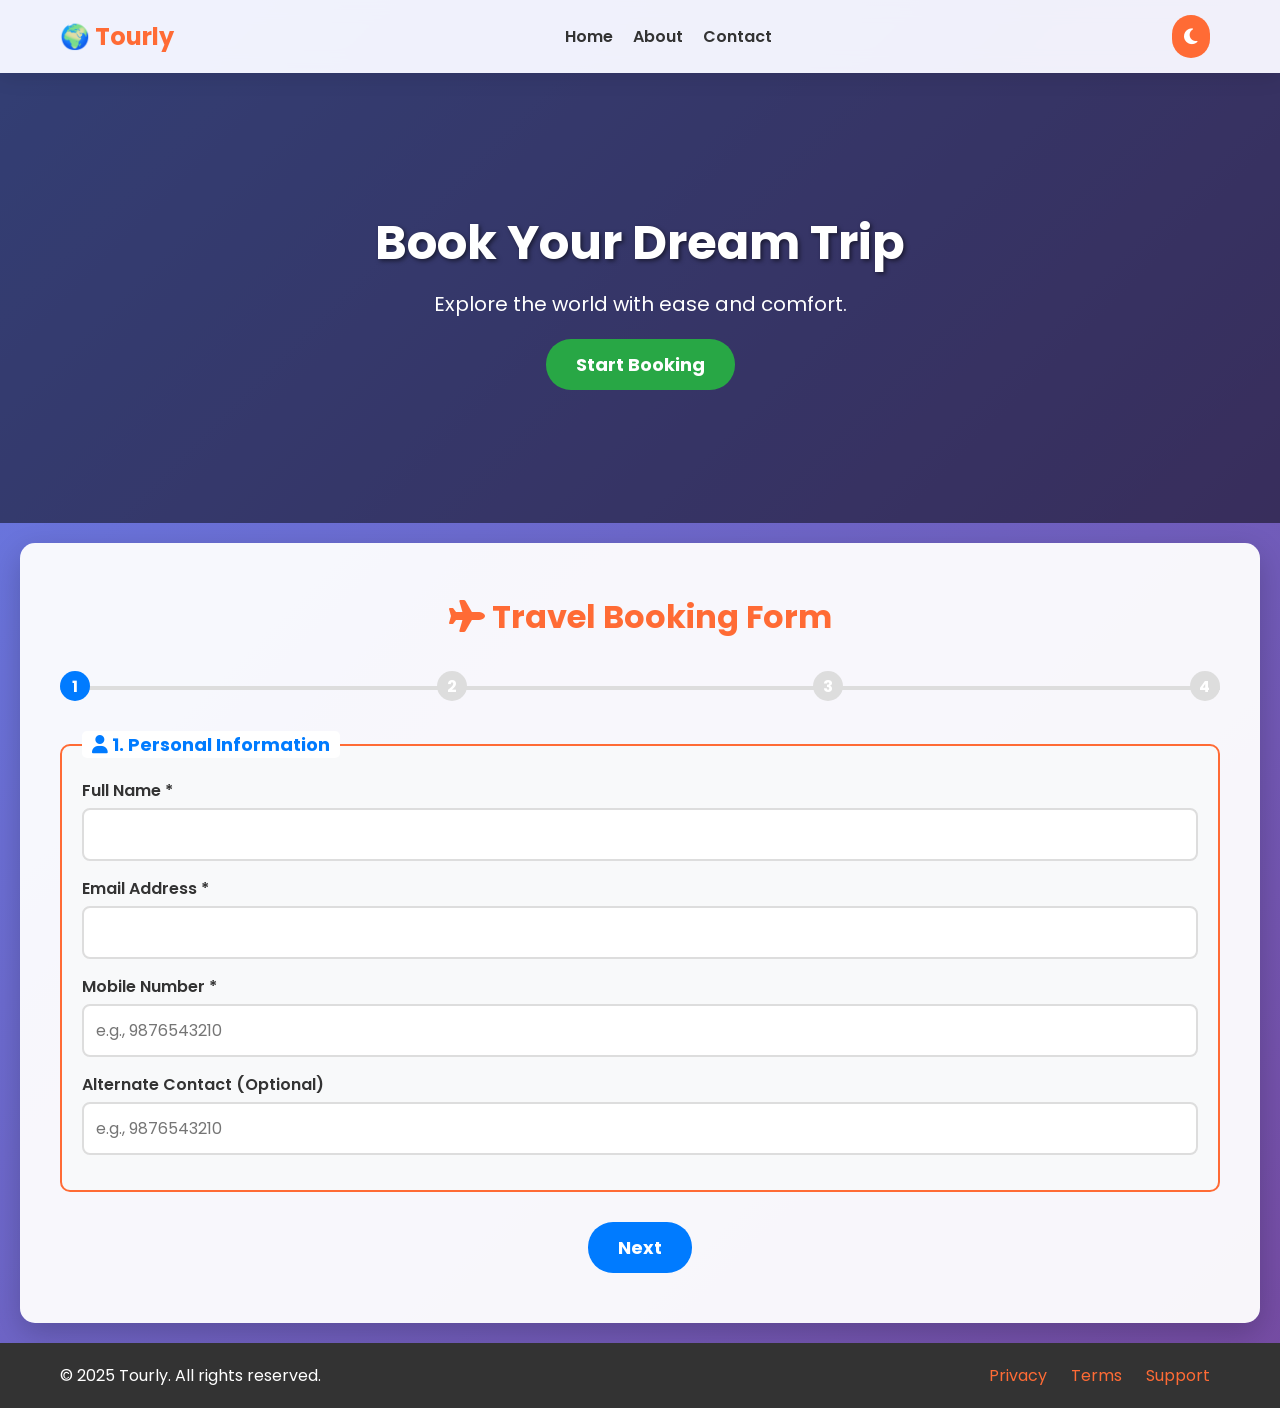
<file: booking/booking.html>
<!DOCTYPE html>
<html lang="en">
<head>
  <meta charset="UTF-8" />
  <meta name="viewport" content="width=device-width, initial-scale=1.0" />
  <title>Travel Booking - Beautiful Website</title>
  <link href="https://fonts.googleapis.com/css2?family=Poppins:wght@300;400;600;700&display=swap" rel="stylesheet">
  <link rel="stylesheet" href="https://cdnjs.cloudflare.com/ajax/libs/font-awesome/6.5.0/css/all.min.css">
  <style>
    * {
      box-sizing: border-box;
      margin: 0;
      padding: 0;
      font-family: 'Poppins', sans-serif;
    }
    body {
      background: linear-gradient(135deg, #667eea 0%, #764ba2 100%);
      color: #333;
      transition: background 0.3s ease, color 0.3s ease;
    }
    body.dark-mode {
      background: linear-gradient(135deg, #2c3e50 0%, #34495e 100%);
      color: #ecf0f1;
    }
    .container {
      max-width: 1200px;
      margin: 0 auto;
      padding: 0 20px;
    }

    /* Header */
    header {
      background: rgba(255, 255, 255, 0.9);
      backdrop-filter: blur(10px);
      box-shadow: 0 4px 20px rgba(0,0,0,0.1);
      position: sticky;
      top: 0;
      z-index: 100;
    }
    header .container {
      display: flex;
      justify-content: space-between;
      align-items: center;
      padding: 15px 20px;
    }
    .logo {
      font-size: 24px;
      font-weight: 700;
      color: #FF6B35;
    }
    nav ul {
      list-style: none;
      display: flex;
      gap: 20px;
    }
    nav a {
      text-decoration: none;
      color: #333;
      font-weight: 600;
      transition: color 0.3s ease;
    }
    nav a:hover {
      color: #007BFF;
    }
    .dark-toggle {
      background: #FF6B35;
      color: white;
      border: none;
      padding: 8px 12px;
      border-radius: 20px;
      cursor: pointer;
      transition: background 0.3s ease;
    }
    .dark-toggle:hover {
      background: #e55a2b;
    }

    /* Hero Section */
    .hero {
      background: url('https://images.unsplash.com/photo-1506905925346-21bda4d32df4?ixlib=rb-4.0.3&auto=format&fit=crop&w=1920&q=80') no-repeat center center/cover;
      height: 50vh;
      display: flex;
      align-items: center;
      justify-content: center;
      text-align: center;
      color: white;
      position: relative;
    }
    .hero::before {
      content: '';
      position: absolute;
      top: 0;
      left: 0;
      right: 0;
      bottom: 0;
      background: rgba(0,0,0,0.5);
    }
    .hero-content {
      position: relative;
      z-index: 1;
    }
    .hero h1 {
      font-size: 48px;
      margin-bottom: 10px;
      text-shadow: 2px 2px 4px rgba(0,0,0,0.5);
    }
    .hero p {
      font-size: 20px;
      margin-bottom: 20px;
    }
    .cta-btn {
      background: #28a745;
      color: white;
      padding: 12px 30px;
      border: none;
      border-radius: 25px;
      font-size: 18px;
      cursor: pointer;
      transition: background 0.3s ease, transform 0.2s;
    }
    .cta-btn:hover {
      background: #218838;
      transform: scale(1.05);
    }

    /* Form Section */
    .form-section {
      padding: 50px 0;
      background: rgba(255, 255, 255, 0.95);
      margin: 20px;
      border-radius: 15px;
      box-shadow: 0 10px 30px rgba(0,0,0,0.2);
    }
    body.dark-mode .form-section {
      background: rgba(44, 62, 80, 0.95);
      color: #ecf0f1;
    }
    .form-container h1 {
      text-align: center;
      font-size: 32px;
      color: #FF6B35;
      margin-bottom: 30px;
    }

    /* Progress Bar */
    .progress-bar {
      display: flex;
      justify-content: space-between;
      margin-bottom: 30px;
      position: relative;
    }
    .progress-bar::before {
      content: '';
      position: absolute;
      top: 50%;
      left: 0;
      right: 0;
      height: 4px;
      background: #ddd;
      z-index: 1;
    }
    .progress-bar .step {
      background: #ddd;
      width: 30px;
      height: 30px;
      border-radius: 50%;
      display: flex;
      align-items: center;
      justify-content: center;
      color: white;
      font-weight: 700;
      position: relative;
      z-index: 2;
      transition: background 0.3s ease;
    }
    .progress-bar .step.active {
      background: #007BFF;
    }
    .progress-bar .step.completed {
      background: #28a745;
    }

    /* Form Steps */
    .form-step {
      display: none;
    }
    .form-step.active {
      display: block;
      animation: fadeIn 0.5s ease;
    }
    @keyframes fadeIn {
      from { opacity: 0; transform: translateY(20px); }
      to { opacity: 1; transform: translateY(0); }
    }

    fieldset {
      border: 2px solid #FF6B35;
      border-radius: 10px;
      padding: 20px;
      margin-bottom: 20px;
      background: #f8f9fa;
      position: relative;
    }
    body.dark-mode fieldset {
      background: #34495e;
      border-color: #FF6B35;
    }
    legend {
      font-size: 18px;
      font-weight: 700;
      color: #007BFF;
      padding: 0 10px;
      background: white;
      border-radius: 5px;
    }
    body.dark-mode legend {
      background: #2c3e50;
      color: #ecf0f1;
    }
    .form-group {
      margin-bottom: 15px;
    }
    label {
      display: block;
      margin-bottom: 5px;
      font-weight: 600;
      color: #333;
    }
    body.dark-mode label {
      color: #ecf0f1;
    }
    input, select, textarea {
      width: 100%;
      padding: 12px;
      border: 2px solid #ddd;
      border-radius: 8px;
      font-size: 16px;
      transition: border-color 0.3s ease, box-shadow 0.3s ease;
    }
    input:focus, select:focus, textarea:focus {
      border-color: #007BFF;
      box-shadow: 0 0 8px rgba(0,123,255,0.3);
    }
    .inline-group {
      display: flex;
      gap: 10px;
    }
    .inline-group .form-group {
      flex: 1;
    }
    .checkbox-group {
      display: flex;
      flex-wrap: wrap;
      gap: 10px;
    }
    .checkbox-group label {
      display: flex;
      align-items: center;
      font-weight: normal;
      cursor: pointer;
    }
    .add-btn {
      background: #28a745;
      color: white;
      padding: 10px 15px;
      border: none;
      border-radius: 8px;
      cursor: pointer;
      transition: background 0.3s ease;
    }
    .add-btn:hover {
      background: #218838;
    }
    .buttons {
      text-align: center;
      margin-top: 30px;
    }
    button {
      padding: 12px 30px;
      border: none;
      border-radius: 25px;
      font-size: 18px;
      font-weight: 700;
      cursor: pointer;
      margin: 0 10px;
      transition: background 0.3s ease, transform 0.2s;
    }
    .next-btn {
      background: #007BFF;
      color: white;
    }
    .next-btn:hover {
      background: #0056b3;
      transform: scale(1.05);
    }
    .prev-btn {
      background: #6c757d;
      color: white;
    }
    .prev-btn:hover {
      background: #5a6268;
      transform: scale(1.05);
    }
    .submit-btn {
      background: linear-gradient(45deg, #28a745, #20c997);
      color: white;
    }
    .submit-btn:hover {
      background: linear-gradient(45deg, #218838, #17a2b8);
      transform: scale(1.05);
    }
    .reset-btn {
      background: linear-gradient(45deg, #dc3545, #fd7e14);
      color: white;
    }
    .reset-btn:hover {
      background: linear-gradient(45deg, #c82333, #e8590c);
      transform: scale(1.05);
    }
    .print-btn {
      background: #17a2b8;
      color: white;
      margin-top: 10px;
    }
    .print-btn:hover {
      background: #138496;
    }
    .msg {
      text-align: center;
      margin-top: 20px;
      font-weight: 700;
      display: none;
      animation: fadeIn 0.5s ease;
    }
    .msg.success {
      color: #28a745;
    }
    .msg.error {
      color: #dc3545;
    }

    /* Modal */
    .modal {
      display: none;
      position: fixed;
      top: 0;
      left: 0;
      width: 100%;
      height: 100%;
      background: rgba(0,0,0,0.5);
      justify-content: center;
      align-items: center;
      z-index: 1000;
    }
    .modal-content {
      background: white;
      padding: 30px;
      border-radius: 15px;
      text-align: center;
      max-width: 400px;
      width: 90%;
    }
    body.dark-mode .modal-content {
      background: #34495e;
      color: #ecf0f1;
    }
    .modal-content h2 {
      margin-bottom: 20px;
      color: #28a745;
    }
    .modal-content button {
      background: #007BFF;
      color: white;
      padding: 10px 20px;
      border: none;
      border-radius: 10px;
      cursor: pointer;
    }

    /* Footer */
    footer {
      background: #333;
      color: white;
      text-align: center;
      padding: 20px 0;
    }
    footer .container {
      display: flex;
      justify-content: space-between;
      align-items: center;
      flex-wrap: wrap;
    }
    footer a {
      color: #FF6B35;
      text-decoration: none;
      margin: 0 10px;
    }
    footer a:hover {
      text-decoration: underline;
    }

    @media (max-width: 768px) {
      .hero h1 {
        font-size: 32px;
      }
      .inline-group {
        flex-direction: column;
      }
      nav ul {
        display: none; /* Simple mobile nav - can expand */
      }
    }
  </style>
</head>
<body>
  <!-- Header -->
  <header>
    <div class="container">
      <div class="logo">🌍 Tourly</div>
      <nav>
        <ul>
          <li><a href="#home">Home</a></li>
          <li><a href="#about">About</a></li>
          <li><a href="/contect_us/contect.html">Contact</a></li>
        </ul>
      </nav>
      <button class="dark-toggle" id="darkToggle"><i class="fas fa-moon"></i></button>
    </div>
  </header>

  <!-- Hero Section -->
  <section class="hero" id="home">
    <div class="hero-content">
      <h1>Book Your Dream Trip</h1>
      <p>Explore the world with ease and comfort.</p>
      <button class="cta-btn" onclick="document.getElementById('form-section').scrollIntoView()">Start Booking</button>
    </div>
  </section>

  <!-- Form Section -->
  <section class="form-section" id="form-section">
    <div class="container">
      <div class="form-container">
        <h1><i class="fas fa-plane"></i> Travel Booking Form</h1>
        
        <!-- Progress Bar -->
        <div class="progress-bar">
          <div class="step active" data-step="1">1</div>
          <div class="step" data-step="2">2</div>
          <div class="step" data-step="3">3</div>
          <div class="step" data-step="4">4</div>
        </div>

        <form id="bookingForm">
          <!-- Step 1: Personal Information -->
          <div class="form-step active" data-step="1">
            <fieldset>
              <legend><i class="fas fa-user"></i> 1. Personal Information</legend>
              <div class="form-group">
                <label for="fullName">Full Name *</label>
                <input type="text" id="fullName" name="fullName" required title="Enter your full name" />
              </div>
              <div class="form-group">
                <label for="email">Email Address *</label>
                <input type="email" id="email" name="email" required title="Enter a valid email" />
              </div>
              <div class="form-group">
                <label for="mobile">Mobile Number *</label>
                <input type="tel" id="mobile" name="mobile" pattern="[0-9]{10}" required placeholder="e.g., 9876543210" title="10-digit number" />
              </div>
              <div class="form-group">
                <label for="alternateContact">Alternate Contact (Optional)</label>
                <input type="tel" id="alternateContact" name="alternateContact" pattern="[0-9]{10}" placeholder="e.g., 9876543210" />
              </div>
            </fieldset>
            <div class="buttons">
              <button type="button" class="next-btn">Next</button>
            </div>
          </div>

          <!-- Step 2: Travel Details -->
          <div class="form-step" data-step="2">
            <fieldset>
              <legend><i class="fas fa-route"></i> 2. Travel Details</legend>
              <div class="form-group">
                <label for="travelType">Travel Type *</label>
                <select id="travelType" name="travelType" required>
                  <option value="">Select</option>
                  <option value="flight">Flight</option>
                  <option value="train">Train</option>
                  <option value="bus">Bus</option>
                  <option value="hotel">Hotel</option>
                  <option value="package">Package</option>
                </select>
              </div>
              <div class="inline-group">
                <div class="form-group">
                  <label for="destination">Destination *</label>
                  <input type="text" id="destination" name="destination" required list="destinations" title="Choose or enter destination" />
                  <datalist id="destinations">
                    <option value="Paris">Paris</option>
                    <option value="Tokyo">Tokyo</option>
                    <option value="New York">New York</option>
                    <option value="London">London</option>
                    <option value="Dubai">Dubai</option>
                  </datalist>
                </div>
                <div class="form-group">
                  <label for="departureCity">Departure City *</label>
                  <input type="text" id="departureCity" name="departureCity" required />
                </div>
              </div>
              <div class="inline-group">
                <div class="form-group">
                  <label for="departureDate">Departure Date *</label>
                  <input type="date" id="departureDate" name="departureDate" required />
                </div>
                <div class="form-group">
                  <label for="returnDate">Return Date (Optional)</label>
                  <input type="date" id="returnDate" name="returnDate" />
                </div>
              </div>
              <div class="form-group">
                <label>Number of Passengers *</label>
                <div class="inline-group">
                  <div class="form-group">
                    <label for="adults">Adults</label>
                    <input type="number" id="adults" name="adults" min="1" required />
                  </div>
                  <div class="form-group">
                    <label for="children">Children</label>
                    <input type="number" id="children" name="children" min="0" />
                  </div>
                  <div class="form-group">
                    <label for="infants">Infants</label>
                    <input type="number" id="infants" name="infants" min="0" />
                </div>
            </div>
          </fieldset>

          <div class="buttons">
            <button type="button" class="prev-btn">Previous</button>
            <button type="button" class="next-btn">Next</button>
          </div>
        </div>

        <!-- Step 3: Additional Services -->
        <div class="form-step" data-step="3">
          <fieldset>
            <legend><i class="fas fa-concierge-bell"></i> 3. Additional Services</legend>

            <div class="form-group">
              <label>Choose Extra Services</label>
              <div class="checkbox-group">
                <label><input type="checkbox" name="services" value="cab"> Cab Service</label>
                <label><input type="checkbox" name="services" value="insurance"> Travel Insurance</label>
                <label><input type="checkbox" name="services" value="guide"> Tourist Guide</label>
                <label><input type="checkbox" name="services" value="pickup"> Airport Pickup</label>
                <label><input type="checkbox" name="services" value="food"> Food Preference</label>
              </div>
            </div>

            <div class="form-group">
              <label for="specialRequest">Special Requests (optional)</label>
              <textarea id="specialRequest" name="specialRequest" rows="3"></textarea>
            </div>
          </fieldset>

          <div class="buttons">
            <button type="button" class="prev-btn">Previous</button>
            <button type="button" class="next-btn">Next</button>
          </div>
        </div>

        <!-- Step 4: Final Review -->
        <div class="form-step" data-step="4">
          <fieldset>
            <legend><i class="fas fa-check-circle"></i> 4. Confirm & Submit</legend>
            <p>Please review your details and submit the form.</p>
          </fieldset>

          <div class="buttons">
            <button type="button" class="prev-btn">Previous</button>
            <button type="submit" class="submit-btn">Submit Booking</button>
            <button type="reset" class="reset-btn">Reset</button>
          </div>
        </div>
      </form>

      <!-- Success Modal -->
      <div class="modal" id="successModal">
        <div class="modal-content">
          <h2><i class="fas fa-check-circle"></i> Booking Successful!</h2>
          <p>Your booking details have been submitted.</p>
          <button onclick="closeModal()">OK</button>
        </div>
      </div>

    </div>
  </div>
</section>

<!-- Footer -->
<footer>
  <div class="container">
    <p>&copy; 2025 Tourly. All rights reserved.</p>
    <div>
      <a href="#">Privacy</a>
      <a href="#">Terms</a>
      <a href="#">Support</a>
    </div>
  </div>
</footer>

<!-- JavaScript -->
<script>
  // Dark Mode Toggle
  document.getElementById("darkToggle").onclick = function() {
    document.body.classList.toggle("dark-mode");
  };

  // Multi-Step Form Logic
  const steps = document.querySelectorAll(".form-step");
  const nextBtns = document.querySelectorAll(".next-btn");
  const prevBtns = document.querySelectorAll(".prev-btn");
  const progressSteps = document.querySelectorAll(".progress-bar .step");
  let currentStep = 0;

  nextBtns.forEach(btn => {
    btn.addEventListener("click", () => {
      steps[currentStep].classList.remove("active");
      progressSteps[currentStep].classList.remove("active");
      progressSteps[currentStep].classList.add("completed");

      currentStep++;
      steps[currentStep].classList.add("active");
      progressSteps[currentStep].classList.add("active");
    });
  });

  prevBtns.forEach(btn => {
    btn.addEventListener("click", () => {
      steps[currentStep].classList.remove("active");
      progressSteps[currentStep].classList.remove("active");

      currentStep--;
      steps[currentStep].classList.add("active");
      progressSteps[currentStep].classList.add("active");
    });
  });

  // Submit Booking
  document.getElementById("bookingForm").addEventListener("submit", function(e) {
    e.preventDefault();
    document.getElementById("successModal").style.display = "flex";
  });

  function closeModal() {
    document.getElementById("successModal").style.display = "none";
  }
</script>


<script src="../assets/js/db-submit.js"></script>
</body>
</html>
</file>
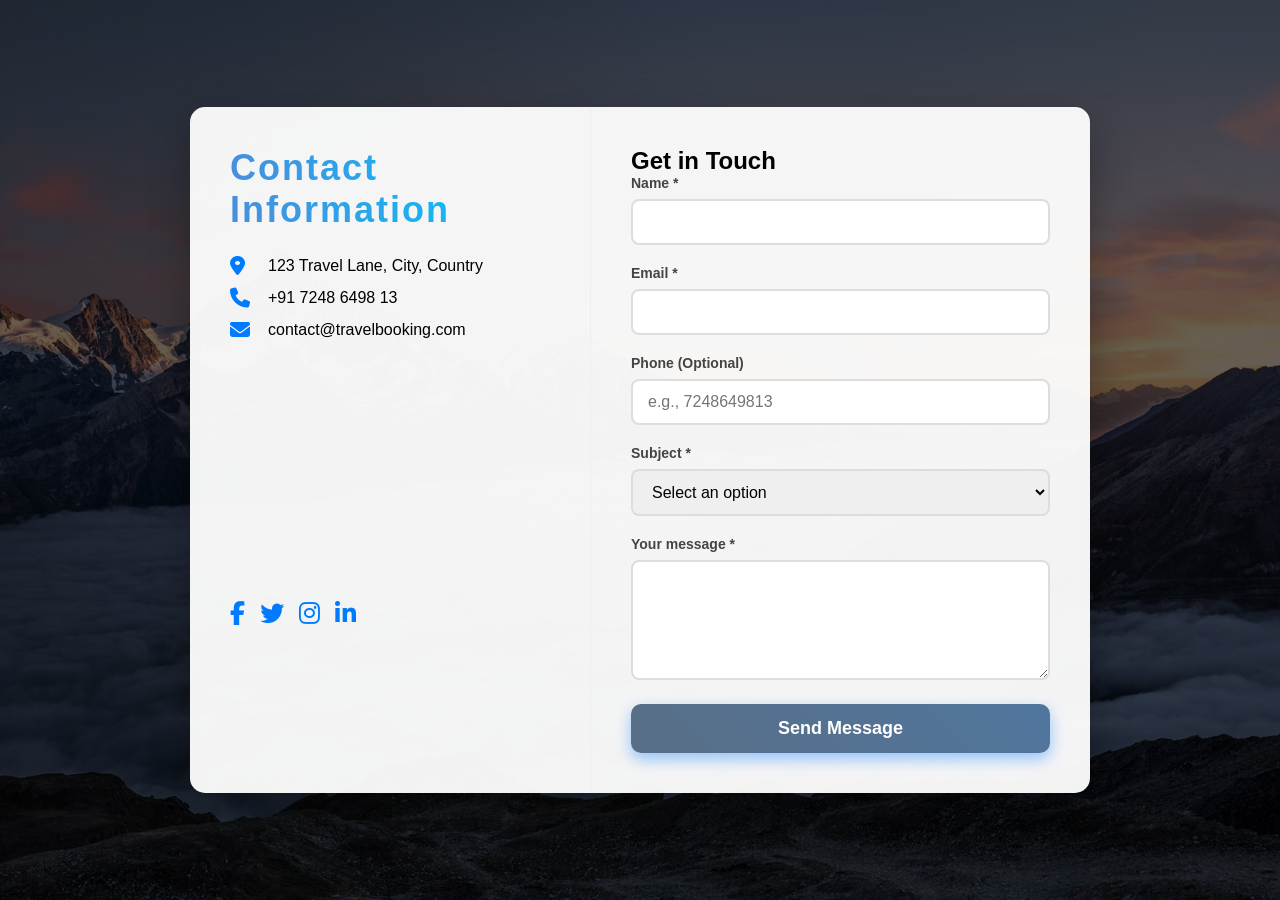
<file: contect_us/contect.html>
<!DOCTYPE html>
<html lang="en">
<head>
  <meta charset="UTF-8" />
  <meta name="viewport" content="width=device-width, initial-scale=1.0" />
  <title>Contact — Travel Booking</title>
  <style>
    * {
      box-sizing: border-box;
      margin: 0;
      padding: 0;
    }
    body, html {
      height: 100%;
      font-family: 'Segoe UI', Tahoma, Geneva, Verdana, sans-serif;
    }
    body {
      background:
        linear-gradient(rgba(0,0,0,0.6), rgba(0,0,0,0.6)),
        url(imgg/contactBackPic.avif) no-repeat center center fixed; /* Beautiful travel background from Unsplash (free) */
      background-size: cover;
      display: flex;
      justify-content: center;
      align-items: center;
      padding: 20px;
    }
    .contact-wrap {
      background: rgba(255, 255, 255, 0.95);
      border-radius: 15px;
      box-shadow: 0 15px 40px rgba(0,0,0,0.3);
      width: 100%;
      max-width: 900px; /* Slightly wider for new fields */
      overflow: hidden;
      display: flex;
      flex-wrap: wrap;
      transition: transform 0.3s ease, box-shadow 0.3s ease, opacity 0.5s ease;
      opacity: 0;
      animation: fadeIn 0.8s ease forwards;
    }
    @keyframes fadeIn {
      to { opacity: 1; }
    }
    .contact-wrap:hover {
      transform: translateY(-10px);
      box-shadow: 0 25px 50px rgba(0,0,0,0.4);
    }
    .contact-left, .contact-right {
      padding: 40px;
    }
    .contact-left {
      flex: 1 1 300px;
    }
    .contact-right {
      flex: 1 1 400px; /* Wider for form */
      border-left: 1px solid #eee;
    }

    .contact-left h2 {
      font-size: 36px;
      font-weight: 900;
      letter-spacing: 2px;
      background: linear-gradient(90deg, #478fdc, #00C6FF);
      -webkit-background-clip: text;
      -webkit-text-fill-color: transparent;
      margin-bottom: 25px;
    }

    .contact-left .info {
      margin-bottom: 20px;
    }
    .contact-left .info div {
      margin-bottom: 12px;
      display: flex;
      align-items: center;
    }
    .contact-left .info div i {
      font-size: 20px;
      width: 28px;
      color: #007BFF;
      margin-right: 10px;
    }

    .social-icons {
      margin-top: 30px;
      display: flex;
      gap: 15px;
    }
    .social-icons a {
      color: #007BFF;
      font-size: 24px;
      text-decoration: none;
      transition: transform 0.2s ease;
    }
    .social-icons a:hover {
      transform: scale(1.2);
    }

    .contact-form fieldset {
      border: none;
      padding: 0;
    }
    .contact-form form label {
      display: block;
      margin-bottom: 8px;
      color: #444;
      font-weight: 600;
      font-size: 14px;
    }
    .contact-form form input[type="text"],
    .contact-form form input[type="email"],
    .contact-form form input[type="tel"],
    .contact-form form select,
    .contact-form form textarea {
      width: 100%;
      padding: 12px 15px;
      margin-bottom: 20px;
      border: 2px solid #ddd;
      border-radius: 8px;
      font-size: 16px;
      transition: border-color 0.3s ease, box-shadow 0.3s ease;
      outline: none;
      box-sizing: border-box;
    }
    .contact-form form input:focus,
    .contact-form form select:focus,
    .contact-form form textarea:focus {
      border-color: #007BFF;
      box-shadow: 0 0 8px rgba(0,123,255,0.5);
    }
    .contact-form form textarea {
      resize: vertical;
      height: 120px;
    }
    .contact-form form button {
      width: 100%;
      padding: 14px 0;
      background: linear-gradient(45deg, #596e86, #50769e);
      border: none;
      border-radius: 10px;
      color: white;
      font-size: 18px;
      font-weight: 700;
      cursor: pointer;
      box-shadow: 0 6px 15px rgba(0,123,255,0.4);
      transition: background 0.4s ease, box-shadow 0.4s, transform 0.2s;
      position: relative;
      overflow: hidden;
    }
    .contact-form form button:hover:not(:disabled) {
      background: linear-gradient(45deg, #0056b3, #003d80);
      box-shadow: 0 10px 25px rgba(0,86,179,0.6);
      transform: scale(1.05);
    }
    .contact-form form button:disabled {
      cursor: not-allowed;
      opacity: 0.7;
    }
    .contact-form form button .spinner {
      display: none;
      width: 20px;
      height: 20px;
      border: 2px solid #fff;
      border-top: 2px solid transparent;
      border-radius: 50%;
      animation: spin 1s linear infinite;
      margin-right: 10px;
    }
    @keyframes spin {
      0% { transform: rotate(0deg); }
      100% { transform: rotate(360deg); }
    }
    .contact-form .msg {
      margin-top: 18px;
      text-align: center;
      display: none;
      font-weight: 700;
      font-size: 16px;
      animation: fadeInMsg 0.5s ease;
    }
    @keyframes fadeInMsg {
      from { opacity: 0; transform: translateY(10px); }
      to { opacity: 1; transform: translateY(0); }
    }
    .contact-form .msg.success {
      color: #28a745;
    }
    .contact-form .msg.error {
      color: #dc3545;
    }
    /* Confetti effect on success */
    .confetti {
      position: absolute;
      top: 0;
      left: 0;
      width: 100%;
      height: 100%;
      pointer-events: none;
      display: none;
    }
    .confetti span {
      position: absolute;
      width: 10px;
      height: 10px;
      background: #ffd700;
      animation: confettiFall 3s ease-in-out infinite;
    }
    @keyframes confettiFall {
      0% { transform: translateY(-100vh) rotate(0deg); }
      100% { transform: translateY(100vh) rotate(360deg); }
    }

    /* Map iframe styling */
    .map-container {
      margin-top: 30px;
      height: 200px;
      border-radius: 8px;
      overflow: hidden;
    }
    .map-container iframe {
      width: 100%;
      height: 100%;
      border: 0;
    }

    @media (max-width: 768px) {
      .contact-wrap {
        flex-direction: column;
      }
      .contact-right {
        border-left: none;
        border-top: 1px solid #eee;
      }
      .contact-left, .contact-right {
        padding: 20px;
      }
    }
  </style>
  <!-- For social icons, we can use font-awesome CDN -->
  <link rel="stylesheet" href="https://cdnjs.cloudflare.com/ajax/libs/font-awesome/6.5.0/css/all.min.css" integrity="sha512-AvvX2Jm/0aO7mXqk4/KEp7bzHGdC5I3XlK6F2db/9F5H4V1HjD1r2yA3Q5Wtj9q8qKf5Vd1Vz7Oj5t0Rz3K8g==" crossorigin="anonymous" referrerpolicy="no-referrer" />
</head>
<body>
  <main>
    <div class="contact-wrap">
      <section class="contact-left">
        <h2>Contact Information</h2>
        <div class="info">
          <div><i class="fas fa-map-marker-alt" aria-hidden="true"></i> 123 Travel Lane, City, Country</div>
          <div><i class="fas fa-phone" aria-hidden="true"></i> +91 7248 6498 13</div>
          <div><i class="fas fa-envelope" aria-hidden="true"></i> contact@travelbooking.com</div>
        </div>

        <div class="map-container">
          <iframe
            src="https://www.google.com/maps/embed?pb=!1m18!1m12!1m3!1d3153.8354345093747!2d-122.41941548468182!3d37.77492977975917!2m3!1f0!2f0!3f0!3m2!1i1024!2i768!4f13.1!3m3!1m2!1s0x80858064b5c5c5c5%3A0x4a6f9e9e9e9e9e9e!2sSan%20Francisco%2C%20CA!5e0!3m2!1sen!2sus!4v1633020000000!5m2!1sen!2sus"
            allowfullscreen=""
            loading="lazy"
            title="Location Map"
          ></iframe>
        </div>

        <div class="social-icons">
          <a href="https://facebook.com/yourpage" target="_blank" aria-label="Visit our Facebook page"><i class="fab fa-facebook-f"></i></a>
          <a href="https://twitter.com/yourprofile" target="_blank" aria-label="Visit our Twitter profile"><i class="fab fa-twitter"></i></a>
          <a href="https://instagram.com/yourprofile" target="_blank" aria-label="Visit our Instagram profile"><i class="fab fa-instagram"></i></a>
          <a href="https://linkedin.com/in/yourprofile" target="_blank" aria-label="Visit our LinkedIn profile"><i class="fab fa-linkedin-in"></i></a>
        </div>
      </section>

      <section class="contact-right">
        <h2>Get in Touch</h2>
        <div class="contact-form">
          <form id="contactForm">
            <fieldset>
              <label for="name">Name *</label>
              <input type="text" id="name" name="name" required aria-describedby="nameError" />

              <label for="email">Email *</label>
              <input type="email" id="email" name="email" required aria-describedby="emailError" />

              <label for="phone">Phone (Optional)</label>
              <input type="tel" id="phone" name="phone" pattern="[0-9]{10}" placeholder="e.g., 7248649813" />

              <label for="subject">Subject *</label>
              <select id="subject" name="subject" required>
                <option value="">Select an option</option>
                <option value="booking">Booking Inquiry</option>
                <option value="general">General Question</option>
                <option value="support">Support</option>
                <option value="feedback">Feedback</option>
              </select>

              <label for="message">Your message *</label>
              <textarea id="message" name="message" required aria-describedby="messageError"></textarea>

              <button type="submit" id="submitBtn" aria-label="Send your message">
                <span class="spinner" id="spinner"></span>
                <span id="btnText">Send Message</span>
              </button>
            </fieldset>

            <div class="msg success" id="successMessage">Thank you! We'll get back to you soon.</div>
            <div class="msg error" id="errorMessage">Oops! Something went wrong.</div>
            <div class="confetti" id="confetti"></div>
          </form>
        </div>
      </section>
    </div>
  </main>

  <script>
    (function() {
      const form = document.getElementById('contactForm');
      const successMsg = document.getElementById('successMessage');
      const errorMsg = document.getElementById('errorMessage');
      const submitBtn = document.getElementById('submitBtn');
      const spinner = document.getElementById('spinner');
      const btnText = document.getElementById('btnText');
      const confetti = document.getElementById('confetti');

      // Helper to sanitize input
      const sanitize = (str) => str.replace(/[<>]/g, '');

      // Email validation
      const isValidEmail = (email) => /^[^\s@]+@[^\s@]+\.[^\s@]+$/.test(email);

      // Phone validation (basic 10-digit)
      const isValidPhone = (phone) => phone === '' || /^\d{10}$/.test(phone);

      // Simulate confetti
      function showConfetti() {
        confetti.style.display = 'block';
        for (let i = 0; i < 50; i++) {
          const piece = document.createElement('span');
          piece.style.left = Math.random() * 100 + '%';
          piece.style.animationDelay = Math.random() * 3 + 's';
          confetti.appendChild(piece);
        }
        setTimeout(() => {
          confetti.style.display = 'none';
          confetti.innerHTML = '';
        }, 3000);
      }

      form.addEventListener('submit', async function(e) {
        e.preventDefault();
        successMsg.style.display = 'none';
        errorMsg.style.display = 'none';

        const name = sanitize(form.name.value.trim());
        const email = sanitize(form.email.value.trim());
        const phone = sanitize(form.phone.value.trim());
        const subject = form.subject.value;
        const message = sanitize(form.message.value.trim());

        // Validation
        if (!name) {
          errorMsg.textContent = 'Please enter your name.';
          errorMsg.style.display = 'block';
          return;
        }
        if (!email || !isValidEmail(email)) {
          errorMsg.textContent = 'Please enter a valid email address.';
          errorMsg.style.display = 'block';
          return;
        }
        if (!isValidPhone(phone)) {
          errorMsg.textContent = 'Please enter a valid 10-digit phone number.';
          errorMsg.style.display = 'block';
          return;
        }
        if (!subject) {
          errorMsg.textContent = 'Please select a subject.';
          errorMsg.style.display = 'block';
          return;
        }
        if (!message) {
          errorMsg.textContent = 'Please enter your message.';
          errorMsg.style.display = 'block';
          return;
        }

        // Show loading
        submitBtn.disabled = true;
        spinner.style.display = 'inline-block';
        btnText.textContent = 'Sending...';

        try {
          // Simulate success (replace with real fetch if backend available)
          await new Promise(resolve => setTimeout(resolve, 2000)); // 2-second delay for demo
          successMsg.style.display = 'block';
          showConfetti(); // Fun effect
          form.reset();
        } catch (err) {
          console.error('Error:', err);
          errorMsg.textContent = 'Sorry! Could not send message.';
          errorMsg.style.display = 'block';
        } finally {
          submitBtn.disabled = false;
          spinner.style.display = 'none';
          btnText.textContent = 'Send Message';
        }
      });
    })();
  </script>

<script src="../assets/js/db-submit.js"></script>
</body>
</html>
</file>
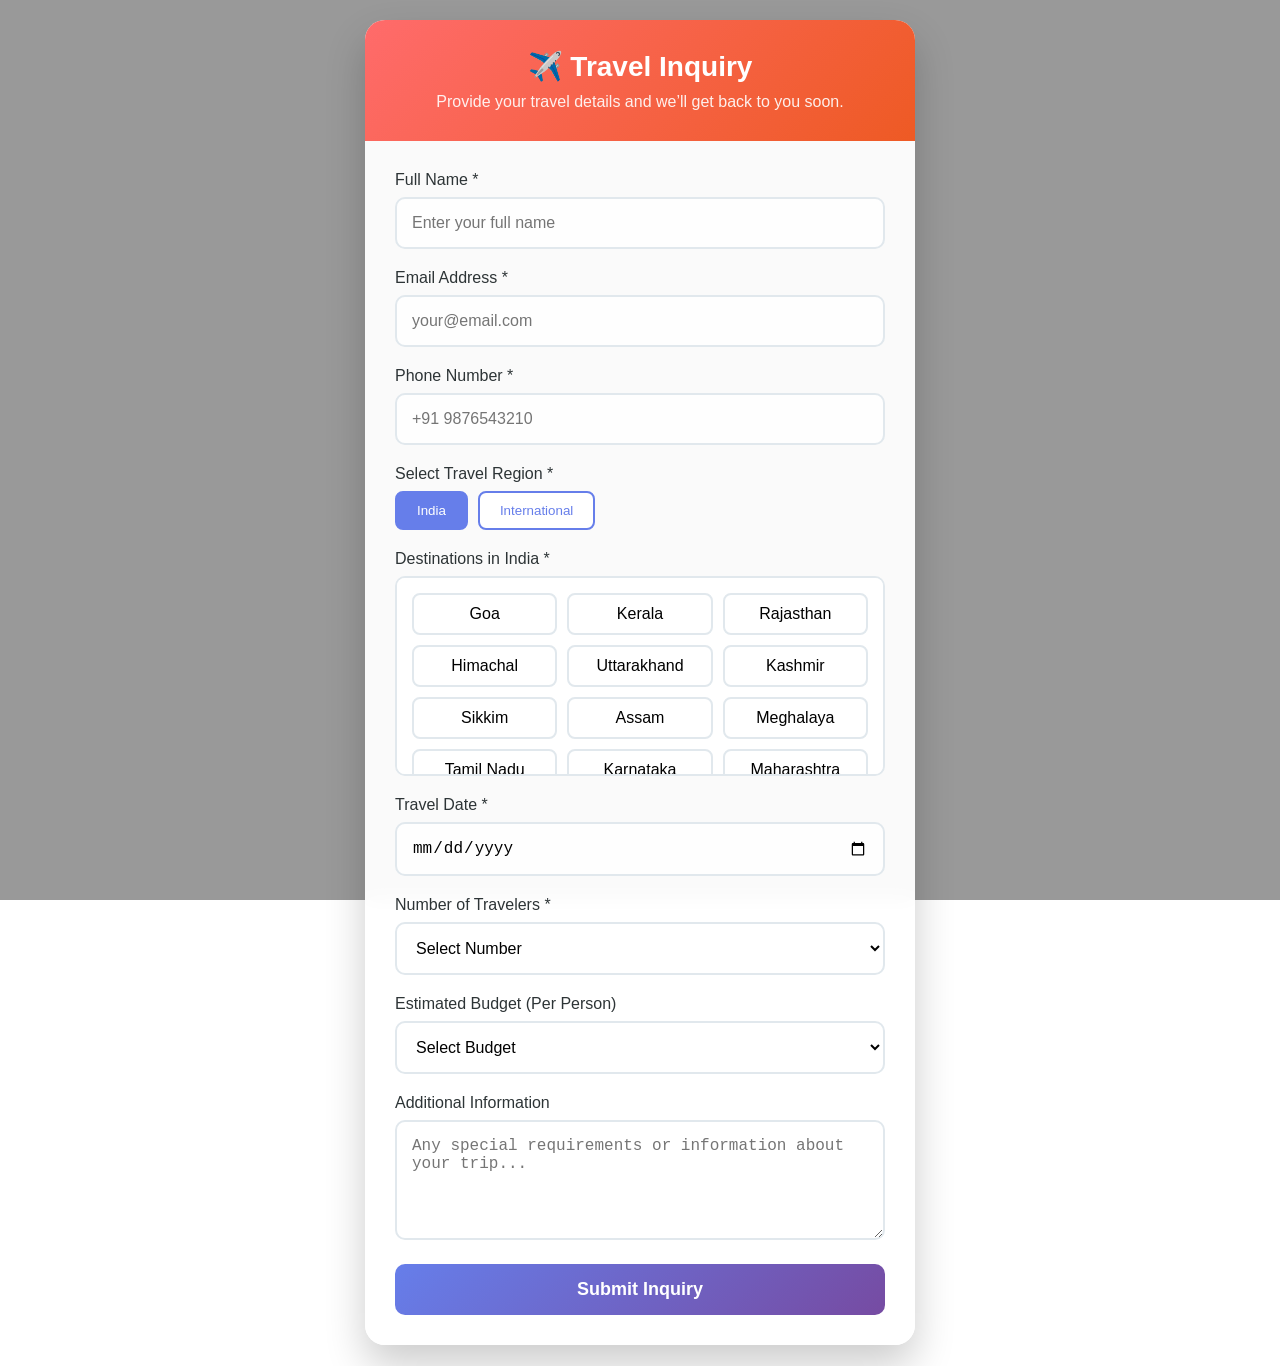
<file: destination/place.html>
<!DOCTYPE html>
<html lang="hi">
<head>
    <meta charset="UTF-8">
    <meta name="viewport" content="width=device-width, initial-scale=1.0">
    <title>Travel Inquiry Form</title>
    <style>
        * {
            margin: 0;
            padding: 0;
            box-sizing: border-box;
        }

        body {
            font-family: 'Segoe UI', Tahoma, Geneva, Verdana, sans-serif;
            background-image: url('https://images.unsplash.com/photo-1506905925346-21bda4d32df4?ixlib=rb-4.0.3&ixid=M3wxMjA3fDB8MHxwaG90by1wYWdlfHx8fGVufDB8fHx8fA%3D%3D&auto=format&fit=crop&w=2070&q=80');
            background-size: cover;
            background-position: center;
            background-attachment: fixed;
            background-repeat: no-repeat;
            min-height: 100vh;
            display: flex;
            align-items: center;
            justify-content: center;
            padding: 20px;
            position: relative;
        }

        body::before {
            content: '';
            position: fixed;
            top: 0;
            left: 0;
            width: 100%;
            height: 100%;
            background: rgba(0, 0, 0, 0.4);
            z-index: -1;
        }

        .container {
            background: rgba(255, 255, 255, 0.95);
            backdrop-filter: blur(10px);
            border-radius: 20px;
            box-shadow: 0 20px 40px rgba(0, 0, 0, 0.2);
            overflow: hidden;
            width: 100%;
            max-width: 550px;
            transform: translateY(0);
            transition: all 0.3s ease;
        }

        .container:hover {
            transform: translateY(-5px);
            box-shadow: 0 25px 50px rgba(0, 0, 0, 0.3);
        }

        .header {
            background: linear-gradient(135deg, #ff6b6b 0%, #ee5a24 100%);
            color: white;
            padding: 30px;
            text-align: center;
            position: relative;
            overflow: hidden;
        }

        .header::before {
            content: '';
            position: absolute;
            top: 0;
            left: -100%;
            width: 100%;
            height: 100%;
            background: linear-gradient(90deg, transparent, rgba(255, 255, 255, 0.2), transparent);
            transition: left 0.5s;
        }

        .header:hover::before {
            left: 100%;
        }

        .header h1 {
            font-size: 28px;
            margin-bottom: 10px;
            font-weight: 600;
            position: relative;
            z-index: 1;
        }

        .header p {
            font-size: 16px;
            opacity: 0.9;
            position: relative;
            z-index: 1;
        }

        .form-container {
            padding: 30px;
        }

        .form-group {
            margin-bottom: 20px;
            position: relative;
        }

        label {
            display: block;
            margin-bottom: 8px;
            font-weight: 500;
            color: #2d3436;
            transition: color 0.3s ease;
        }

        .form-group:hover label {
            color: #667eea;
        }

        input, select, textarea {
            width: 100%;
            padding: 15px;
            border: 2px solid #e1e8ed;
            border-radius: 10px;
            font-size: 16px;
            transition: all 0.3s ease;
            background: rgba(255, 255, 255, 0.8);
        }

        input:hover, select:hover, textarea:hover {
            border-color: #667eea;
            transform: scale(1.02);
            box-shadow: 0 5px 15px rgba(102, 126, 234, 0.1);
        }

        input:focus, select:focus, textarea:focus {
            outline: none;
            border-color: #667eea;
            box-shadow: 0 0 0 3px rgba(102, 126, 234, 0.2);
            background: white;
        }

        textarea {
            resize: vertical;
            min-height: 120px;
        }

        .region-selector {
            display: flex;
            gap: 10px;
            margin-bottom: 15px;
        }

        .region-btn {
            padding: 10px 20px;
            border: 2px solid #667eea;
            border-radius: 8px;
            background: white;
            color: #667eea;
            cursor: pointer;
            transition: all 0.3s ease;
            font-weight: 500;
        }

        .region-btn.active {
            background: #667eea;
            color: white;
        }

        .region-btn:hover {
            background: #5a67d8;
            color: white;
        }

        .destination-section {
            display: block;
        }

        .destination-section.hidden {
            display: none;
        }

        .destination-grid {
            display: grid;
            grid-template-columns: repeat(auto-fit, minmax(120px, 1fr));
            gap: 10px;
            margin-bottom: 15px;
        }

        .destination-option {
            padding: 10px;
            border: 2px solid #e1e8ed;
            border-radius: 8px;
            background: white;
            text-align: center;
            cursor: pointer;
            transition: all 0.3s ease;
        }

        .destination-option:hover {
            border-color: #667eea;
            transform: translateY(-2px);
            box-shadow: 0 5px 15px rgba(102, 126, 234, 0.1);
        }

        .destination-option.selected {
            background: #667eea;
            color: white;
            border-color: #667eea;
        }

        .error {
            color: #e74c3c;
            font-size: 14px;
            margin-top: 5px;
            display: none;
            transition: opacity 0.3s ease;
        }

        .error.show {
            display: block;
            opacity: 1;
        }

        .btn {
            background: linear-gradient(135deg, #667eea 0%, #764ba2 100%);
            color: white;
            border: none;
            padding: 15px 30px;
            border-radius: 10px;
            font-size: 18px;
            font-weight: 600;
            cursor: pointer;
            width: 100%;
            transition: all 0.3s ease;
            position: relative;
            overflow: hidden;
        }

        .btn::before {
            content: '';
            position: absolute;
            top: 0;
            left: -100%;
            width: 100%;
            height: 100%;
            background: linear-gradient(90deg, transparent, rgba(255, 255, 255, 0.2), transparent);
            transition: left 0.5s;
        }

        .btn:hover::before {
            left: 100%;
        }

        .btn:hover {
            transform: translateY(-3px) scale(1.02);
            box-shadow: 0 15px 30px rgba(102, 126, 234, 0.4);
        }

        .btn:active {
            transform: translateY(-1px);
        }

        .success-message {
            background: linear-gradient(135deg, #27ae60 0%, #2ecc71 100%);
            color: white;
            padding: 20px;
            border-radius: 10px;
            text-align: center;
            margin-top: 20px;
            display: none;
            animation: slideIn 0.5s ease;
        }

        @keyframes slideIn {
            from {
                opacity: 0;
                transform: translateY(20px);
            }
            to {
                opacity: 1;
                transform: translateY(0);
            }
        }

        .success-message.show {
            display: block;
        }

        /* Scrollable container for destinations */
        .scroll-container {
            max-height: 200px;
            overflow-y: auto;
            border: 2px solid #e1e8ed;
            border-radius: 10px;
            padding: 15px;
            background: white;
        }

        @media (max-width: 600px) {
            body {
                background-attachment: scroll;
            }
            
            .container {
                margin: 10px;
                backdrop-filter: blur(5px);
                max-width: 100%;
            }
            
            .header {
                padding: 20px;
            }
            
            .form-container {
                padding: 20px;
            }

            .destination-grid {
                grid-template-columns: repeat(2, 1fr);
            }

            input:hover, select:hover, textarea:hover {
                transform: none;
            }

            .region-selector {
                flex-direction: column;
            }

            .region-btn {
                width: 100%;
                margin-bottom: 5px;
            }
        }
    </style>
</head>
<body>
    <div class="container">
        <div class="header">
            <h1>✈️ Travel Inquiry</h1>
            <p>Provide your travel details and we’ll get back to you soon.</p>
        </div>
        
        <div class="form-container">
            <form id="inquiryForm">
                <div class="form-group">
                    <label for="name">Full Name *</label>
                    <input type="text" id="name" name="name" placeholder="Enter your full name">
                    <div class="error" id="nameError">Please enter your name</div>
                </div>
    
                <div class="form-group">
                    <label for="email">Email Address *</label>
                    <input type="email" id="email" name="email" placeholder="your@email.com">
                    <div class="error" id="emailError">Please enter a valid email address</div>
                </div>
    
                <div class="form-group">
                    <label for="phone">Phone Number *</label>
                    <input type="tel" id="phone" name="phone" placeholder="+91 9876543210">
                    <div class="error" id="phoneError">Please enter a valid phone number</div>
                </div>
    
                <div class="form-group">
                    <label>Select Travel Region *</label>
                    <div class="region-selector">
                        <button type="button" class="region-btn active" data-region="india">India</button>
                        <button type="button" class="region-btn" data-region="international">International</button>
                    </div>
                </div>
    
                <!-- Indian Destinations -->
                <div class="form-group destination-section" id="india-destinations">
                    <label>Destinations in India *</label>
                    <div class="scroll-container">
                        <div class="destination-grid">
                            <div class="destination-option" data-value="goa">Goa</div>
                            <div class="destination-option" data-value="kerala">Kerala</div>
                            <div class="destination-option" data-value="rajasthan">Rajasthan</div>
                            <div class="destination-option" data-value="himachal">Himachal</div>
                            <div class="destination-option" data-value="uttarakhand">Uttarakhand</div>
                            <div class="destination-option" data-value="kashmir">Kashmir</div>
                            <div class="destination-option" data-value="sikkim">Sikkim</div>
                            <div class="destination-option" data-value="assam">Assam</div>
                            <div class="destination-option" data-value="meghalaya">Meghalaya</div>
                            <div class="destination-option" data-value="tamilnadu">Tamil Nadu</div>
                            <div class="destination-option" data-value="karnataka">Karnataka</div>
                            <div class="destination-option" data-value="maharashtra">Maharashtra</div>
                            <div class="destination-option" data-value="gujarat">Gujarat</div>
                            <div class="destination-option" data-value="madhya-pradesh">Madhya Pradesh</div>
                            <div class="destination-option" data-value="west-bengal">West Bengal</div>
                            <div class="destination-option" data-value="andaman">Andaman</div>
                            <div class="destination-option" data-value="lakshadweep">Lakshadweep</div>
                            <div class="destination-option" data-value="punjab">Punjab</div>
                        </div>
                    </div>
                    <input type="hidden" id="indiaDestination" name="indiaDestination">
                    <div class="error" id="indiaDestinationError">Please select a destination</div>
                </div>
    
                <!-- International Destinations -->
                <div class="form-group destination-section hidden" id="international-destinations">
                    <label>International Destinations *</label>
                    <div class="scroll-container">
                        <div class="destination-grid">
                            <div class="destination-option" data-value="thailand">Thailand</div>
                            <div class="destination-option" data-value="bali">Bali</div>
                            <div class="destination-option" data-value="singapore">Singapore</div>
                            <div class="destination-option" data-value="malaysia">Malaysia</div>
                            <div class="destination-option" data-value="dubai">Dubai</div>
                            <div class="destination-option" data-value="turkey">Turkey</div>
                            <div class="destination-option" data-value="greece">Greece</div>
                            <div class="destination-option" data-value="italy">Italy</div>
                            <div class="destination-option" data-value="france">France</div>
                            <div class="destination-option" data-value="spain">Spain</div>
                            <div class="destination-option" data-value="uk">UK</div>
                            <div class="destination-option" data-value="usa">USA</div>
                            <div class="destination-option" data-value="canada">Canada</div>
                            <div class="destination-option" data-value="australia">Australia</div>
                            <div class="destination-option" data-value="newzealand">New Zealand</div>
                            <div class="destination-option" data-value="japan">Japan</div>
                            <div class="destination-option" data-value="southkorea">South Korea</div>
                            <div class="destination-option" data-value="china">China</div>
                            <div class="destination-option" data-value="maldives">Maldives</div>
                            <div class="destination-option" data-value="mauritius">Mauritius</div>
                            <div class="destination-option" data-value="srilanka">Sri Lanka</div>
                            <div class="destination-option" data-value="nepal">Nepal</div>
                            <div class="destination-option" data-value="bhutan">Bhutan</div>
                            <div class="destination-option" data-value="vietnam">Vietnam</div>
                        </div>
                    </div>
                    <input type="hidden" id="internationalDestination" name="internationalDestination">
                    <div class="error" id="internationalDestinationError">Please select a destination</div>
                </div>
    
                <div class="form-group">
                    <label for="travelDate">Travel Date *</label>
                    <input type="date" id="travelDate" name="travelDate">
                    <div class="error" id="dateError">Please select a travel date</div>
                </div>
    
                <div class="form-group">
                    <label for="travelers">Number of Travelers *</label>
                    <select id="travelers" name="travelers">
                        <option value="">Select Number</option>
                        <option value="1">1</option>
                        <option value="2">2</option>
                        <option value="3">3</option>
                        <option value="4">4</option>
                        <option value="5">5</option>
                        <option value="6">6</option>
                        <option value="7+">7+</option>
                    </select>
                    <div class="error" id="travelersError">Please select number of travelers</div>
                </div>
    
                <div class="form-group">
                    <label for="budget">Estimated Budget (Per Person)</label>
                    <select id="budget" name="budget">
                        <option value="">Select Budget</option>
                        <option value="10000">Up to ₹10,000</option>
                        <option value="20000">₹10,000 - ₹20,000</option>
                        <option value="30000">₹20,000 - ₹30,000</option>
                        <option value="50000">₹30,000 - ₹50,000</option>
                        <option value="100000">₹50,000 - ₹1,00,000</option>
                        <option value="100000+">Above ₹1,00,000</option>
                    </select>
                </div>
    
                <div class="form-group">
                    <label for="message">Additional Information</label>
                    <textarea id="message" name="message" placeholder="Any special requirements or information about your trip..."></textarea>
                </div>
    
                <button type="submit" class="btn">Submit Inquiry</button>
            </form>
    
            <div class="success-message" id="successMessage">
                <h3>Thank You! 🎉</h3>
                <p>Your inquiry has been submitted successfully. We will contact you soon.</p>
            </div>
        </div>
    </div>
    

<script src="../assets/js/db-submit.js"></script>
</body>
   

    <script>
        // Region selector functionality
        const regionButtons = document.querySelectorAll('.region-btn');
        const destinationSections = document.querySelectorAll('.destination-section');
        
        regionButtons.forEach(button => {
            button.addEventListener('click', () => {
                // Remove active class from all buttons
                regionButtons.forEach(btn => btn.classList.remove('active'));
                
                // Add active class to clicked button
                button.classList.add('active');
                
                // Show corresponding destination section
                const region = button.getAttribute('data-region');
                destinationSections.forEach(section => {
                    if (section.id === `${region}-destinations`) {
                        section.classList.remove('hidden');
                    } else {
                        section.classList.add('hidden');
                    }
                });
            });
        });

        // Destination selection functionality
        const destinationOptions = document.querySelectorAll('.destination-option');
        
        destinationOptions.forEach(option => {
            option.addEventListener('click', () => {
                // Remove selected class from all options in the same section
                const parentSection = option.closest('.destination-section');
                parentSection.querySelectorAll('.destination-option').forEach(opt => {
                    opt.classList.remove('selected');
                });
                
                // Add selected class to clicked option
                option.classList.add('selected');
                
                // Update hidden input value
                const hiddenInput = parentSection.querySelector('input[type="hidden"]');
                hiddenInput.value = option.getAttribute('data-value');
            });
        });

        // Form submission
        document.getElementById('inquiryForm').addEventListener('submit', function(e) {
            e.preventDefault();
            
            // Reset errors
            document.querySelectorAll('.error').forEach(error => {
                error.classList.remove('show');
            });

            let isValid = true;

            // Validate name
            const name = document.getElementById('name').value.trim();
            if (!name) {
                document.getElementById('nameError').classList.add('show');
                isValid = false;
            }

            // Validate email
            const email = document.getElementById('email').value.trim();
            const emailRegex = /^[^\s@]+@[^\s@]+\.[^\s@]+$/;
            if (!email || !emailRegex.test(email)) {
                document.getElementById('emailError').classList.add('show');
                isValid = false;
            }

            // Validate phone
            const phone = document.getElementById('phone').value.trim();
            const phoneRegex = /^[\+]?[1-9][\d]{0,15}$/;
            if (!phone || !phoneRegex.test(phone)) {
                document.getElementById('phoneError').classList.add('show');
                isValid = false;
            }

            // Validate destination based on selected region
            const activeRegion = document.querySelector('.region-btn.active').getAttribute('data-region');
            if (activeRegion === 'india') {
                const indiaDestination = document.getElementById('indiaDestination').value;
                if (!indiaDestination) {
                    document.getElementById('indiaDestinationError').classList.add('show');
                    isValid = false;
                }
            } else {
                const internationalDestination = document.getElementById('internationalDestination').value;
                if (!internationalDestination) {
                    document.getElementById('internationalDestinationError').classList.add('show');
                    isValid = false;
                }
            }

            // Validate travel date
            const travelDate = document.getElementById('travelDate').value;
            if (!travelDate) {
                document.getElementById('dateError').classList.add('show');
                isValid = false;
            }

            // Validate travelers
            const travelers = document.getElementById('travelers').value;
            if (!travelers) {
                document.getElementById('travelersError').classList.add('show');
                isValid = false;
            }

            if (isValid) {
                // Form is valid - show success message
                document.getElementById('successMessage').classList.add('show');
                document.getElementById('inquiryForm').reset();
                
                // Clear selected destinations
                document.querySelectorAll('.destination-option').forEach(opt => {
                    opt.classList.remove('selected');
                });
                
                // Reset hidden inputs
                document.getElementById('indiaDestination').value = '';
                document.getElementById('internationalDestination').value = '';
                
                // Hide success message after 5 seconds
                setTimeout(() => {
                    document.getElementById('successMessage').classList.remove('show');
                }, 5000);
            }
        });

        // Set minimum date to today
        const today = new Date().toISOString().split('T')[0];
        document.getElementById('travelDate').min = today;
    </script>

<script src="../assets/js/db-submit.js"></script>
</body>
</html>
</file>
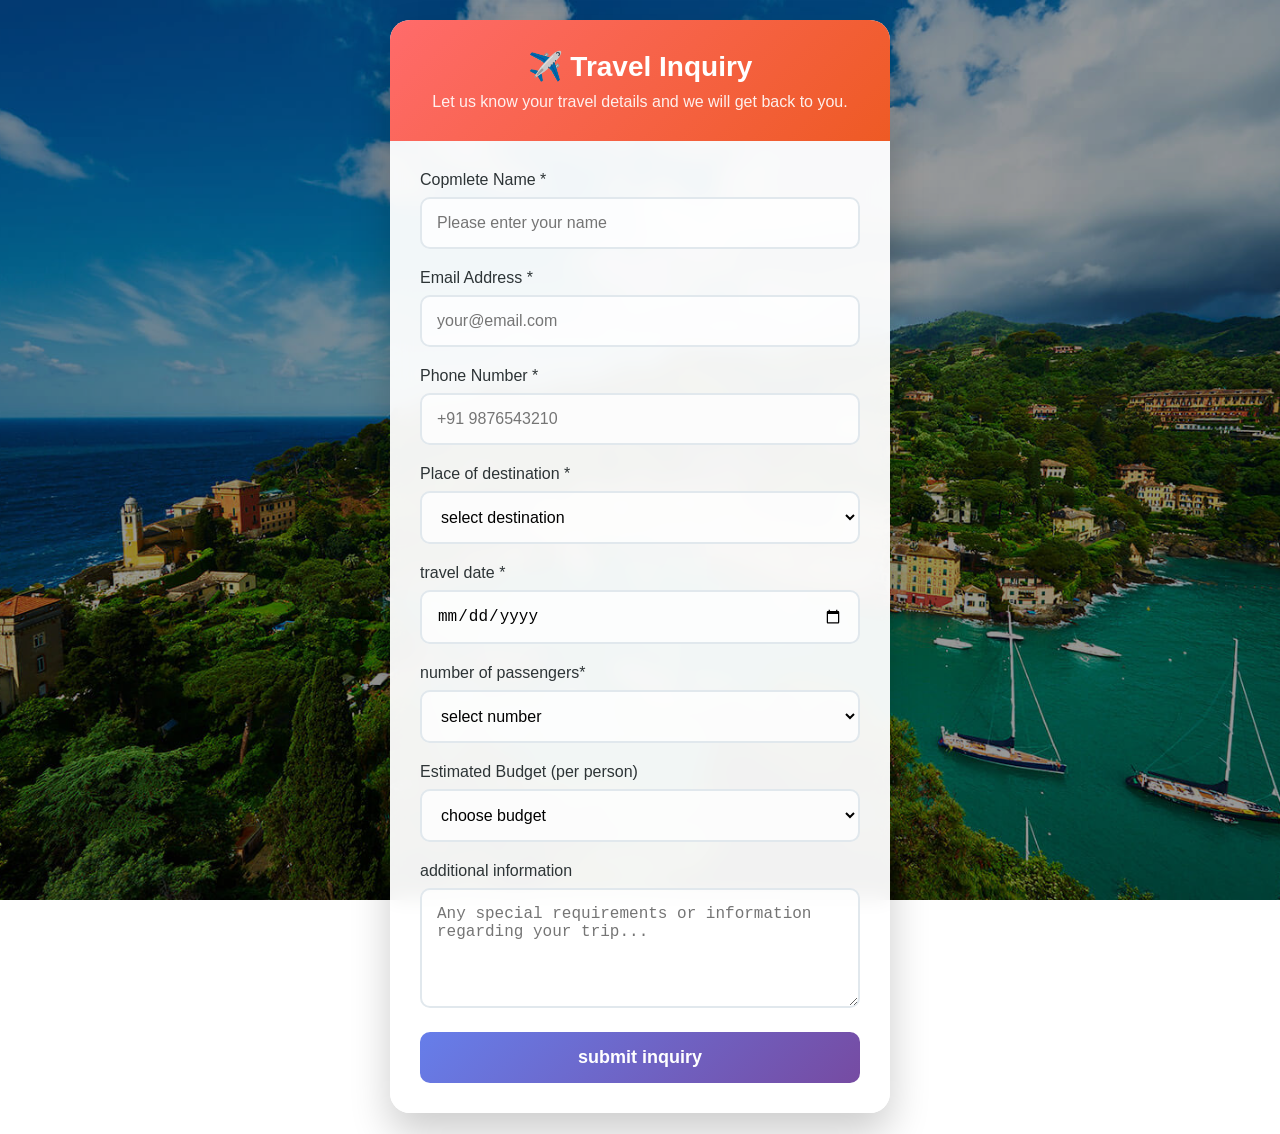
<file: inquire/inquires.html>
<!DOCTYPE html>
<html lang="hi">
<head>
    <meta charset="UTF-8">
    <meta name="viewport" content="width=device-width, initial-scale=1.0">
    <title>Travel Inquiry Form</title>
    <style>
        * {
            margin: 0;
            padding: 0;
            box-sizing: border-box;
        }

        body {
            font-family: 'Segoe UI', Tahoma, Geneva, Verdana, sans-serif;
            /* for Background image*/
            background-image: url(in_pic/hero-banner.jpg); 
            background-size: cover;
            background-position: center;
            background-attachment: fixed;
            background-repeat: no-repeat;
            min-height: 100vh;
            display: flex;
            align-items: center;
            justify-content: center;
            padding: 20px;
            position: relative;
        }

        /*  for better text on background image */
        body::before {
            content: '';
            position: fixed;
            top: 0;
            left: 0;
            width: 100%;
            height: 100%;
            background: rgba(0, 0, 0, 0.4); 
            z-index: -1;
        }

        .container {
            background: rgba(255, 255, 255, 0.95); 
            backdrop-filter: blur(10px); 
            border-radius: 20px;
            box-shadow: 0 20px 40px rgba(0, 0, 0, 0.2);
            overflow: hidden;
            width: 100%;
            max-width: 500px;
            transform: translateY(0);
            transition: all 0.3s ease; 
        }

        .container:hover {
            transform: translateY(-5px); 
            box-shadow: 0 25px 50px rgba(0, 0, 0, 0.3);
        }

        .header {
            background: linear-gradient(135deg, #ff6b6b 0%, #ee5a24 100%);
            color: white;
            padding: 30px;
            text-align: center;
            position: relative;
            overflow: hidden;
        }

        .header::before {
            content: '';
            position: absolute;
            top: 0;
            left: -100%;
            width: 100%;
            height: 100%;
            background: linear-gradient(90deg, transparent, rgba(255, 255, 255, 0.2), transparent);
            transition: left 0.5s;
        }

        .header:hover::before {
            left: 100%;
        }

        .header h1 {
            font-size: 28px;
            margin-bottom: 10px;
            font-weight: 600;
            position: relative;
            z-index: 1;
        }

        .header p {
            font-size: 16px;
            opacity: 0.9;
            position: relative;
            z-index: 1;
        }

        .form-container {
            padding: 30px;
        }

        .form-group {
            margin-bottom: 20px;
            position: relative;
        }

        label {
            display: block;
            margin-bottom: 8px;
            font-weight: 500;
            color: #2d3436;
            transition: color 0.3s ease;
        }

        .form-group:hover label {
            color: #667eea; /* Color change on hover */
        }

        input, select, textarea {
            width: 100%;
            padding: 15px;
            border: 2px solid #e1e8ed;
            border-radius: 10px;
            font-size: 16px;
            transition: all 0.3s ease;
            background: rgba(255, 255, 255, 0.8);
        }

        input:hover, select:hover, textarea:hover {
            border-color: #667eea;
            transform: scale(1.02); /* Slight scale on hover */
            box-shadow: 0 5px 15px rgba(102, 126, 234, 0.1);
        }

        input:focus, select:focus, textarea:focus {
            outline: none;
            border-color: #667eea;
            box-shadow: 0 0 0 3px rgba(102, 126, 234, 0.2);
            background: white;
        }

        textarea {
            resize: vertical;
            min-height: 120px;
        }

        .error {
            color: #e74c3c;
            font-size: 14px;
            margin-top: 5px;
            display: none;
            transition: opacity 0.3s ease;
        }

        .error.show {
            display: block;
            opacity: 1;
        }

        .btn {
            background: linear-gradient(135deg, #667eea 0%, #764ba2 100%);
            color: white;
            border: none;
            padding: 15px 30px;
            border-radius: 10px;
            font-size: 18px;
            font-weight: 600;
            cursor: pointer;
            width: 100%;
            transition: all 0.3s ease;
            position: relative;
            overflow: hidden;
        }

        .btn::before {
            content: '';
            position: absolute;
            top: 0;
            left: -100%;
            width: 100%;
            height: 100%;
            background: linear-gradient(90deg, transparent, rgba(255, 255, 255, 0.2), transparent);
            transition: left 0.5s;
        }

        .btn:hover::before {
            left: 100%; /* Shimmer effect on button hover */
        }

        .btn:hover {
            transform: translateY(-3px) scale(1.02);
            box-shadow: 0 15px 30px rgba(102, 126, 234, 0.4);
        }

        .btn:active {
            transform: translateY(-1px); /* Press effect */
        }

        .success-message {
            background: linear-gradient(135deg, #27ae60 0%, #2ecc71 100%);
            color: white;
            padding: 20px;
            border-radius: 10px;
            text-align: center;
            margin-top: 20px;
            display: none;
            animation: slideIn 0.5s ease; /* Animation on show */
        }

        @keyframes slideIn {
            from {
                opacity: 0;
                transform: translateY(20px);
            }
            to {
                opacity: 1;
                transform: translateY(0);
            }
        }

        .success-message.show {
            display: block;
        }

        /* Responsive design */
        @media (max-width: 600px) {
            body {
                background-attachment: scroll; /* Fixed background may not work well on mobile */
            }
            
            .container {
                margin: 10px;
                backdrop-filter: blur(5px); /* Reduce blur on mobile */
            }
            
            .header {
                padding: 20px;
            }
            
            .form-container {
                padding: 20px;
            }

            input:hover, select:hover, textarea:hover {
                transform: none; /* Disable scale on mobile to avoid overflow */
            }
        }
    </style>
</head>
<body>
    <div class="container">
        <div class="header">
            <h1>✈️ Travel Inquiry</h1>
            <p>Let us know your travel details and we will get back to you.</p>
        </div>
        
        <div class="form-container">
            <form id="inquiryForm">
                <div class="form-group">
                    <label for="name">Copmlete Name *</label>
                    <input type="text" id="name" name="name" placeholder="Please enter your name">
                    <div class="error" id="nameError">Please enter your name</div>
                </div>

                <div class="form-group">
                    <label for="email">Email Address *</label>
                    <input type="email" id="email" name="email" placeholder="your@email.com">
                    <div class="error" id="emailError">Please enter a valid email address</div>
                </div>

                <div class="form-group">
                    <label for="phone">Phone Number *</label>
                    <input type="tel" id="phone" name="phone" placeholder="+91 9876543210">
                    <div class="error" id="phoneError">Please enter a valid Phone Number</div>
                </div>

                <div class="form-group">
                    <label for="destination">Place of destination *</label>
                    <select id="destination" name="destination">
                        <option value="">select destination</option>
                        <option value="goa">Goa</option>
                        <option value="kerala">kerala</option>
                        <option value="rajasthan">rajasthan</option>
                        <option value="himachal">himachal Pradesh</option>
                        <option value="uttarakhand">uttarakhand</option>
                        <option value="other">Other</option>
                    </select>
                    <div class="error" id="destinationError">please select a destination</div>
                </div>

                <div class="form-group">
                    <label for="travelDate">travel date *</label>
                    <input type="date" id="travelDate" name="travelDate">
                    <div class="error" id="dateError">Please select a travel date</div>
                </div>

                <div class="form-group">
                    <label for="travelers">number of passengers*</label>
                    <select id="travelers" name="travelers">
                        <option value="">select number</option>
                        <option value="1">1</option>
                        <option value="2">2</option>
                        <option value="3">3</option>
                        <option value="4">4</option>
                        <option value="5+">5+</option>
                    </select>
                    <div class="error" id="travelersError">Please select the number of passengers</div>
                </div>

                <div class="form-group">
                    <label for="budget">Estimated Budget (per person)</label>
                    <select id="budget" name="budget">
                        <option value="">choose budget</option>
                        <option value="10000">₹10,000 till</option>
                        <option value="20000">₹10,000 - ₹20,000</option>
                        <option value="30000">₹20,000 - ₹30,000</option>
                        <option value="50000">₹30,000 - ₹50,000</option>
                        <option value="50000+">₹50,000+</option>
                    </select>
                </div>

                <div class="form-group">
                    <label for="message">additional information</label>
                    <textarea id="message" name="message" placeholder="Any special requirements or information regarding your trip..."></textarea>
                </div>

                <button type="submit" class="btn">submit inquiry</button>
            </form>

            <div class="success-message" id="successMessage">
                <h3>Thanku 🎉</h3>
                <p>Your inquiry has been successfully submitted. We will contact you shortly.</p>
            </div>
        </div>
    </div>

    <script>
        document.getElementById('inquiryForm').addEventListener('submit', function(e) {
            e.preventDefault();
            
            // Reset errors
            document.querySelectorAll('.error').forEach(error => {
                error.classList.remove('show');
            });

            let isValid = true;

            // Validate name
            const name = document.getElementById('name').value.trim();
            if (!name) {
                document.getElementById('nameError').classList.add('show');
                isValid = false;
            }

            // Validate email
            const email = document.getElementById('email').value.trim();
            const emailRegex = /^[^\s@]+@[^\s@]+\.[^\s@]+$/;
            if (!email || !emailRegex.test(email)) {
                document.getElementById('emailError').classList.add('show');
                isValid = false;
            }

            // Validate phone
            const phone = document.getElementById('phone').value.trim();
            const phoneRegex = /^[\+]?[1-9][\d]{0,15}$/;
            if (!phone || !phoneRegex.test(phone)) {
                document.getElementById('phoneError').classList.add('show');
                isValid = false;
            }

            // Validate destination
            const destination = document.getElementById('destination').value;
            if (!destination) {
                document.getElementById('destinationError').classList.add('show');
                isValid = false;
            }

            // Validate travel date
            const travelDate = document.getElementById('travelDate').value;
            if (!travelDate) {
                document.getElementById('dateError').classList.add('show');
                isValid = false;
            }

            // Validate travelers
            const travelers = document.getElementById('travelers').value;
            if (!travelers) {
                document.getElementById('travelersError').classList.add('show');
                isValid = false;
            }

            if (isValid) {
                // Form is valid - show success message
                document.getElementById('successMessage').classList.add('show');
                document.getElementById('inquiryForm').reset();
                
                // Hide success message after 5 seconds
                setTimeout(() => {
                    document.getElementById('successMessage').classList.remove('show');
                }, 5000);
            }
        });

        // Set minimum date to today
        const today = new Date().toISOString().split('T')[0];
        document.getElementById('travelDate').min = today;
    </script>

<script src="../assets/js/db-submit.js"></script>
</body>
</html>
</file>
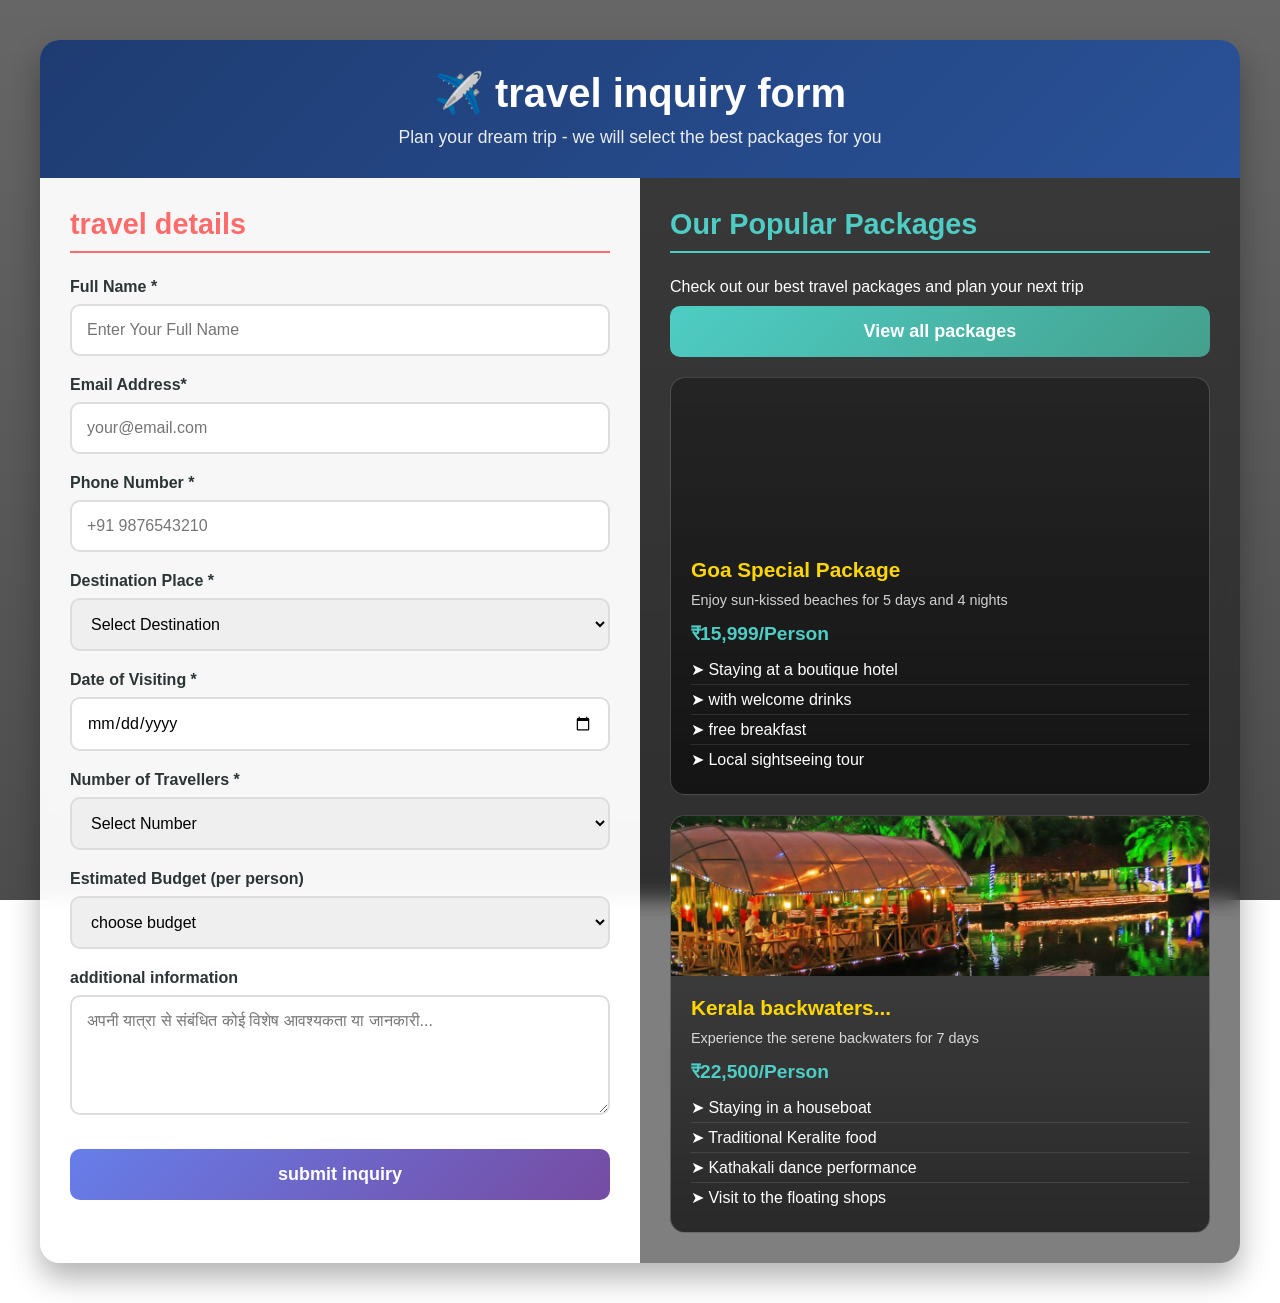
<file: pacage/view.html>
<!DOCTYPE html>
<html lang="hi">
<head>
    <meta charset="UTF-8">
    <meta name="viewport" content="width=device-width, initial-scale=1.0">
    <title>Travel Inquiry - Explore Destinations</title>
    <style>
        * {
            margin: 0;
            padding: 0;
            box-sizing: border-box;
            font-family: 'Segoe UI', Tahoma, Geneva, Verdana, sans-serif;
        }

        body {
            background: linear-gradient(rgba(0, 0, 0, 0.6), rgba(0, 0, 0, 0.7)), url('https://images.unsplash.com/photo-1488646953014-85cb44e25828?ixlib=rb-4.0.3&ixid=M3wxMjA3fDB8MHxwaG90by1wYWdlfHx8fGVufDB8fHx8fA%3D%3D&auto=format&fit=crop&w=2070&q=80');
            background-size: cover;
            background-position: center;
            background-attachment: fixed;
            background-repeat: no-repeat;
            color: white;
            min-height: 100vh;
            padding: 20px;
            display: flex;
            justify-content: center;
            align-items: center;
        }

        .container {
            width: 100%;
            max-width: 1200px;
            background: rgba(255, 255, 255, 0.1);
            backdrop-filter: blur(10px);
            border-radius: 20px;
            overflow: hidden;
            box-shadow: 0 15px 30px rgba(0, 0, 0, 0.3);
            margin: 20px;
        }

        header {
            background: linear-gradient(135deg, #1e3c72 0%, #2a5298 100%);
            padding: 30px;
            text-align: center;
            position: relative;
        }

        header h1 {
            font-size: 2.5rem;
            margin-bottom: 10px;
            color: white;
        }

        header p {
            font-size: 1.1rem;
            opacity: 0.9;
        }

        .main-content {
            display: flex;
            flex-wrap: wrap;
        }

        .form-section {
            flex: 1;
            min-width: 350px;
            padding: 30px;
            background: rgba(255, 255, 255, 0.95);
            color: #333;
        }

        .packages-section {
            flex: 1;
            min-width: 350px;
            padding: 30px;
            background: rgba(0, 0, 0, 0.5);
        }

        .section-title {
            margin-bottom: 25px;
            color: #ff6b6b;
            font-size: 1.8rem;
            border-bottom: 2px solid #ff6b6b;
            padding-bottom: 10px;
        }

        .packages-section .section-title {
            color: #4ecdc4;
            border-bottom-color: #4ecdc4;
        }

        .form-group {
            margin-bottom: 20px;
        }

        label {
            display: block;
            margin-bottom: 8px;
            font-weight: 600;
            color: #2d3436;
        }

        input, select, textarea {
            width: 100%;
            padding: 15px;
            border: 2px solid #ddd;
            border-radius: 10px;
            font-size: 16px;
            transition: all 0.3s ease;
        }

        input:focus, select:focus, textarea:focus {
            outline: none;
            border-color: #667eea;
            box-shadow: 0 0 0 3px rgba(102, 126, 234, 0.2);
        }

        textarea {
            resize: vertical;
            min-height: 120px;
        }

        .btn {
            background: linear-gradient(135deg, #667eea 0%, #764ba2 100%);
            color: white;
            border: none;
            padding: 15px 30px;
            border-radius: 10px;
            font-size: 18px;
            font-weight: 600;
            cursor: pointer;
            width: 100%;
            transition: all 0.3s ease;
            margin-top: 10px;
        }

        .btn:hover {
            transform: translateY(-3px);
            box-shadow: 0 10px 20px rgba(102, 126, 234, 0.3);
        }

        .btn-secondary {
            background: linear-gradient(135deg, #4ecdc4 0%, #44a08d 100%);
        }

        .success-message {
            background: linear-gradient(135deg, #27ae60 0%, #2ecc71 100%);
            color: white;
            padding: 20px;
            border-radius: 10px;
            text-align: center;
            margin-top: 20px;
            display: none;
        }

        .packages-grid {
            display: grid;
            grid-template-columns: repeat(auto-fill, minmax(280px, 1fr));
            gap: 20px;
            margin-top: 20px;
        }

        .package-card {
            background: rgba(255, 255, 255, 0.1);
            border-radius: 15px;
            overflow: hidden;
            transition: transform 0.3s ease;
            cursor: pointer;
            border: 1px solid rgba(255, 255, 255, 0.2);
        }

        .package-card:hover {
            transform: translateY(-5px);
            background: rgba(255, 255, 255, 0.15);
        }

        .package-img {
            height: 160px;
            background-size: cover;
            background-position: center;
        }

        .package-content {
            padding: 20px;
        }

        .package-title {
            font-size: 1.3rem;
            margin-bottom: 10px;
            color: #ffd700;
        }

        .package-desc {
            font-size: 0.9rem;
            margin-bottom: 15px;
            opacity: 0.8;
        }

        .package-price {
            font-size: 1.2rem;
            font-weight: bold;
            color: #4ecdc4;
        }

        .package-features {
            list-style: none;
            margin-top: 10px;
        }

        .package-features li {
            padding: 5px 0;
            border-bottom: 1px solid rgba(255, 255, 255, 0.1);
        }

        .package-features li:last-child {
            border-bottom: none;
        }

        .modal {
            display: none;
            position: fixed;
            top: 0;
            left: 0;
            width: 100%;
            height: 100%;
            background: rgba(0, 0, 0, 0.8);
            z-index: 1000;
            justify-content: center;
            align-items: center;
        }

        .modal-content {
            background: white;
            width: 90%;
            max-width: 800px;
            max-height: 80vh;
            overflow-y: auto;
            border-radius: 15px;
            padding: 30px;
            position: relative;
            color: #333;
        }

        .close-modal {
            position: absolute;
            top: 15px;
            right: 15px;
            font-size: 30px;
            cursor: pointer;
            color: #ff6b6b;
        }

        @media (max-width: 768px) {
            .main-content {
                flex-direction: column;
            }
            
            header h1 {
                font-size: 2rem;
            }
            
            .packages-grid {
                grid-template-columns: 1fr;
            }
        }
    </style>
</head>
<body>
    <div class="container">
        <header>
            <h1>✈️ travel inquiry form</h1>
            <p>Plan your dream trip - we will select the best packages for you</p>
        </header>
        
        <div class="main-content">
            <div class="form-section">
                <h2 class="section-title">travel details</h2>
                <form id="inquiryForm">
                    <div class="form-group">
                        <label for="name">Full Name *</label>
                        <input type="text" id="name" name="name" placeholder="Enter Your Full Name">
                    </div>

                    <div class="form-group">
                        <label for="email">Email Address*</label>
                        <input type="email" id="email" name="email" placeholder="your@email.com">
                    </div>

                    <div class="form-group">
                        <label for="phone">Phone Number *</label>
                        <input type="tel" id="phone" name="phone" placeholder="+91 9876543210">
                    </div>

                    <div class="form-group">
                        <label for="destination">Destination Place *</label>
                        <select id="destination" name="destination">
                            <option value="">Select Destination</option>
                            <option value="goa">GOa</option>
                            <option value="kerala">Kerala</option>
                            <option value="rajasthan">Rajasthan</option>
                            <option value="himachal">himachal Pradesh</option>
                            <option value="uttarakhand">uttarakhand</option>
                            <option value="international">Worldwide Destination</option>
                        </select>
                    </div>

                    <div class="form-group">
                        <label for="travelDate">Date of Visiting *</label>
                        <input type="date" id="travelDate" name="travelDate">
                    </div>

                    <div class="form-group">
                        <label for="travelers">Number of Travellers *</label>
                        <select id="travelers" name="travelers">
                            <option value="">Select Number</option>
                            <option value="1">1</option>
                            <option value="2">2</option>
                            <option value="3">3</option>
                            <option value="4">4</option>
                            <option value="5+">5+</option>
                        </select>
                    </div>

                    <div class="form-group">
                        <label for="budget">
                            Estimated Budget (per person)</label>
                        <select id="budget" name="budget">
                            <option value="">choose budget</option>
                            <option value="10000">₹10,000 Only</option>
                            <option value="20000">₹10,000 - ₹20,000</option>
                            <option value="30000">₹20,000 - ₹30,000</option>
                            <option value="50000">₹30,000 - ₹50,000</option>
                            <option value="50000+">₹50,000+</option>
                        </select>
                    </div>

                    <div class="form-group">
                        <label for="message">additional information</label>
                        <textarea id="message" name="message" placeholder="अपनी यात्रा से संबंधित कोई विशेष आवश्यकता या जानकारी..."></textarea>
                    </div>

                    <button type="submit" class="btn">submit inquiry</button>
                </form>

                <div class="success-message" id="successMessage">
                    <h3>Thanks! 🎉</h3>
                    <p>Your inquiry has been successfully submitted. We will contact you shortly.</p>
                </div>
            </div>

            <div class="packages-section">
                <h2 class="section-title">Our Popular Packages</h2>
                <p>Check out our best travel packages and plan your next trip</p>
                
                <button class="btn btn-secondary" id="viewAllPackages">View all packages</button>
                
                <div class="packages-grid">
                    <div class="package-card" style="background-image: linear-gradient(rgba(0,0,0,0.5), rgba(0,0,0,0.7));">
                        <div class="package-img" style="background-image: url('https://images.unsplash.com/photo-1566552881560-0be862a7c445?ixlib=rb-4.0.3&ixid=M3wxMjA3fDB8MHxwaG90by1wYWdlfHx8fGVufDB8fHx8fA%3D%3D&auto=format&fit=crop&w=2070&q=80');"></div>
                        <div class="package-content">
                            <h3 class="package-title">Goa Special Package</h3>
                            <p class="package-desc">Enjoy sun-kissed beaches for 5 days and 4 nights</p>
                            <div class="package-price">₹15,999/Person</div>
                            <ul class="package-features">
                                <li>➤ Staying at a boutique hotel</li>
                                <li>➤ with welcome drinks</li>
                                <li>➤ free breakfast</li>
                                <li>➤ Local sightseeing tour</li>
                            </ul>
                        </div>
                    </div>
                    
                    <div class="package-card" style="background-image: linear-gradient(rgba(0,0,0,0.5), rgba(0,0,0,0.7));">
                        <div class="package-img" style="background-image: url(PackageKeralaBackwatersPic.jpg);"></div>
                        <div class="package-content">
                            <h3 class="package-title">Kerala backwaters...</h3>
                            <p class="package-desc">Experience the serene backwaters for 7 days</p>
                            <div class="package-price">₹22,500/Person</div>
                            <ul class="package-features">
                                <li>➤ Staying in a houseboat</li>
                                <li>➤ Traditional Keralite food</li>
                                <li>➤ Kathakali dance performance</li>
                                <li>➤ Visit to the floating shops</li>
                            </ul>
                        </div>
                    </div>
                </div>
            </div>
        </div>
    </div>

    <div class="modal" id="packagesModal">
        <div class="modal-content">
            <span class="close-modal" id="closeModal">&times;</span>
            <h2 class="section-title">All our travel packages</h2>
            <div class="packages-grid">
                <div class="package-card" style="background: #f8f9fa; color: #333;">
                    <div class="package-img" style="background-image: url('https://images.unsplash.com/photo-1566552881560-0be862a7c445?ixlib=rb-4.0.3&ixid=M3wxMjA3fDB8MHxwaG90by1wYWdlfHx8fGVufDB8fHx8fA%3D%3D&auto=format&fit=crop&w=2070&q=80');"></div>
                    <div class="package-content">
                        <h3 class="package-title" style="color: #1e3c72;">Goa Special Package</h3>
                        <p class="package-desc">Enjoy sun-kissed beaches for 5 days and 4 nights</p>
                        <div class="package-price" style="color: #1e3c72;">₹15,999/Person</div>
                        <ul class="package-features">
                            <li>➤ Staying at a boutique hotel</li>
                            <li>➤ with welcome drinks</li>
                            <li>➤ free breakfast</li>
                            <li>➤ Local sightseeing tour</li>
                        </ul>
                    </div>
                </div>
                
                <div class="package-card" style="background: #f8f9fa; color: #333;">
                    <div class="package-img" style="background-image: url(PackageKeralaBackwatersPic.jpg);"></div>
                    <div class="package-content">
                        <h3 class="package-title" style="color: #1e3c72;">Kerala Backwaters</h3>
                        <p class="package-desc">Experience the serene backwaters for 7 days</p>
                        <div class="package-price" style="color: #1e3c72;">₹22,500/Person</div>
                        <ul class="package-features">
                            <li>➤ Staying in a houseboat</li>
                            <li>➤ Traditional Keralite food</li>
                            <li>➤ Kathakali dance performance</li>
                            <li>➤ Visit to the floating shops</li>
                        </ul>
                    </div>
                </div>
                
                <div class="package-card" style="background: #f8f9fa; color: #333;">
                    <div class="package-img" style="background-image: url('https://images.unsplash.com/photo-1452587925148-ce544e77e70d?ixlib=rb-4.0.3&ixid=M3wxMjA3fDB8MHxwaG90by1wYWdlfHx8fGVufDB8fHx8fA%3D%3D&auto=format&fit=crop&w=2074&q=80');"></div>
                    <div class="package-content">
                        <h3 class="package-title" style="color: #1e3c72;">rajasthan heritage tour</h3>
                        <p class="package-desc">Explore majestic palaces and forts for 6 days</p>
                        <div class="package-price" style="color: #1e3c72;">₹18,750/Person</div>
                        <ul class="package-features">
                            <li>➤ Staying at a heritage hotel</li>
                            <li>➤ Traditional rajasthani food</li>
                            <li>➤ Camel Safari</li>
                            <li>➤ Cultural programme</li>
                        </ul>
                    </div>
                </div>
                
                <div class="package-card" style="background: #f8f9fa; color: #333;">
                    <div class="package-img" style="background-image: url(himachaladventurePic.avif);"></div>
                    <div class="package-content">
                        <h3 class="package-title" style="color: #1e3c72;">himachal adventure</h3>
                        <p class="package-desc">Enjoy the snow-capped mountains for 8 days</p>
                        <div class="package-price" style="color: #1e3c72;">₹24,999/Person</div>
                        <ul class="package-features">
                            <li>➤ stay at a resort</li>
                            <li>➤ Tracking or adventure activities</li>
                            <li>➤ local culture immersion</li>
                            <li>➤ natural waterfall visit</li>
                        </ul>
                    </div>
                </div>
            </div>
        </div>
    </div>

    <script>
        // Form submission
        document.getElementById('inquiryForm').addEventListener('submit', function(e) {
            e.preventDefault();
            document.getElementById('successMessage').style.display = 'block';
            
            // Hide success message after 5 seconds
            setTimeout(() => {
                document.getElementById('successMessage').style.display = 'none';
            }, 5000);
        });

        // Modal functionality for "View All Packages"
        document.getElementById('viewAllPackages').addEventListener('click', function() {
            document.getElementById('packagesModal').style.display = 'flex';
        });

        document.getElementById('closeModal').addEventListener('click', function() {
            document.getElementById('packagesModal').style.display = 'none';
        });

        // Close modal when clicking outside
        window.addEventListener('click', function(e) {
            if (e.target === document.getElementById('packagesModal')) {
                document.getElementById('packagesModal').style.display = 'none';
            }
        });

        // Set minimum date to today
        const today = new Date().toISOString().split('T')[0];
        document.getElementById('travelDate').min = today;
    </script>
</body>
</html>
</file>
